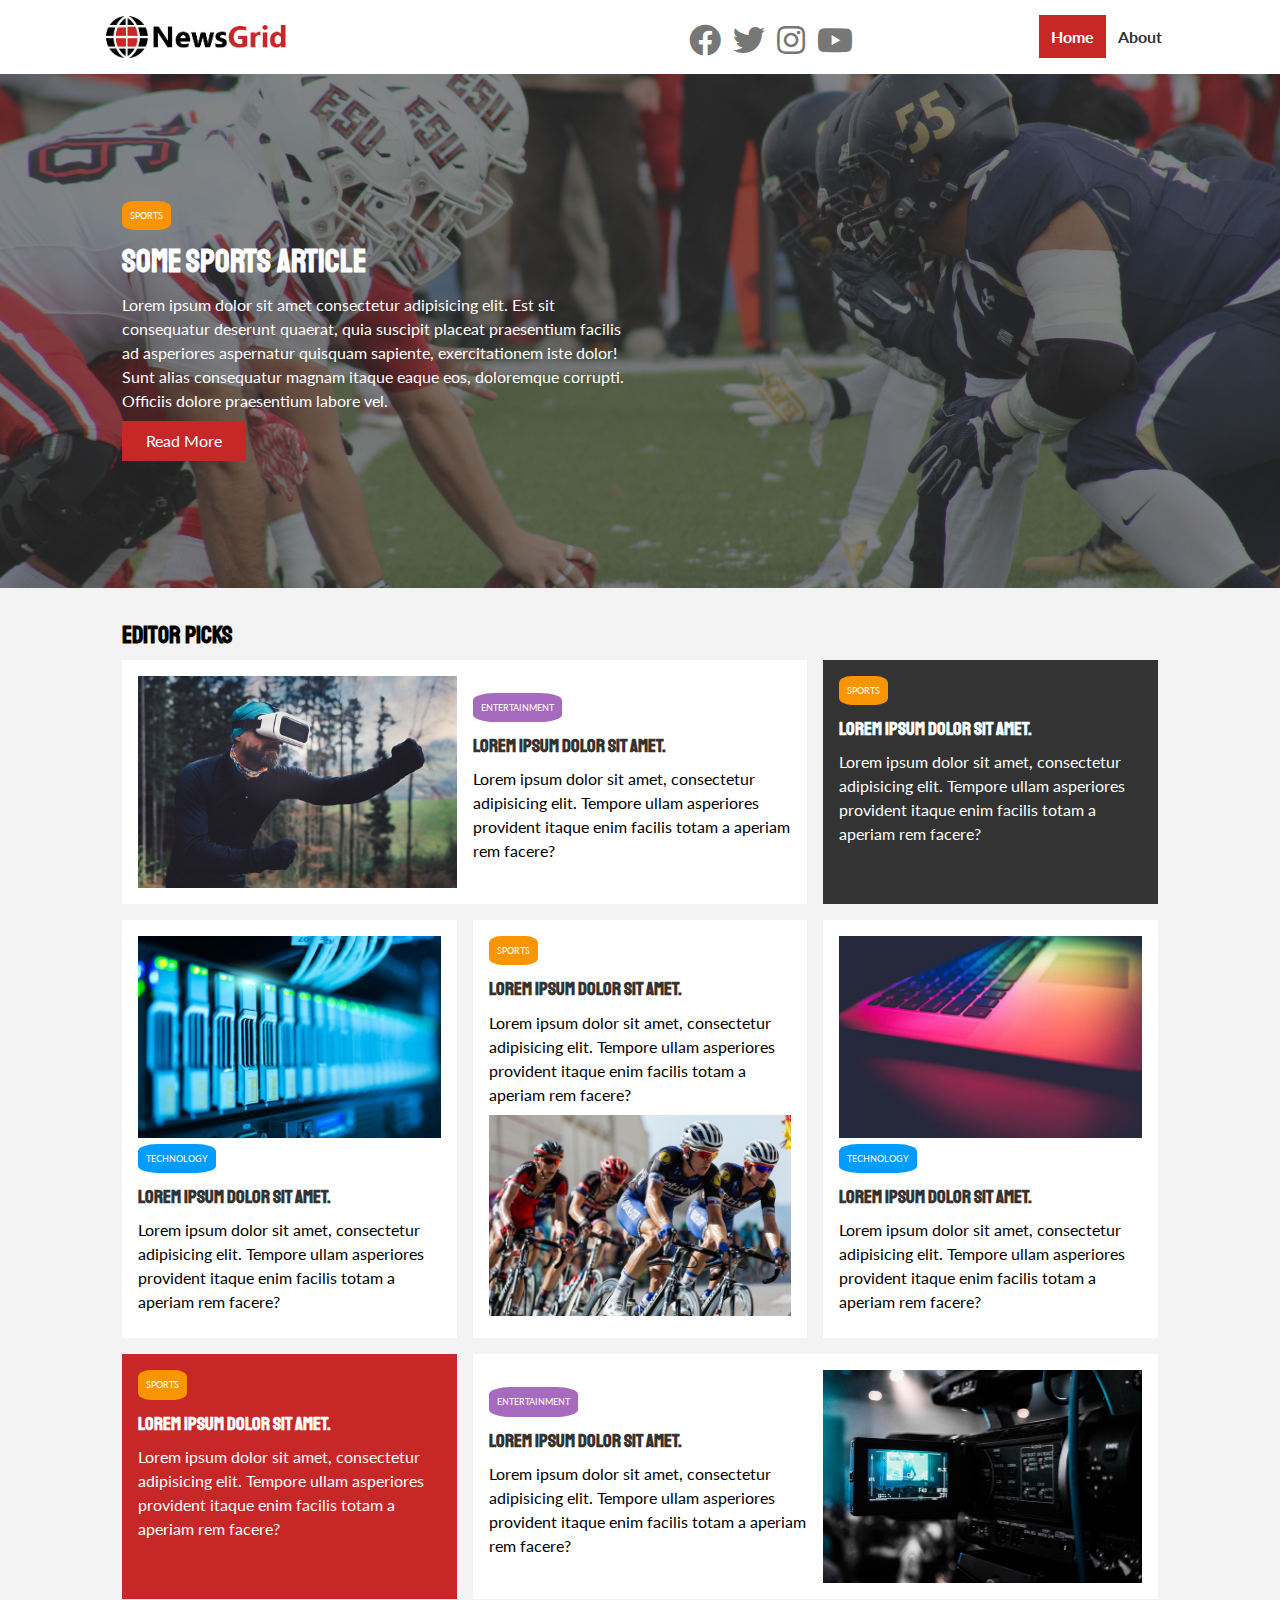
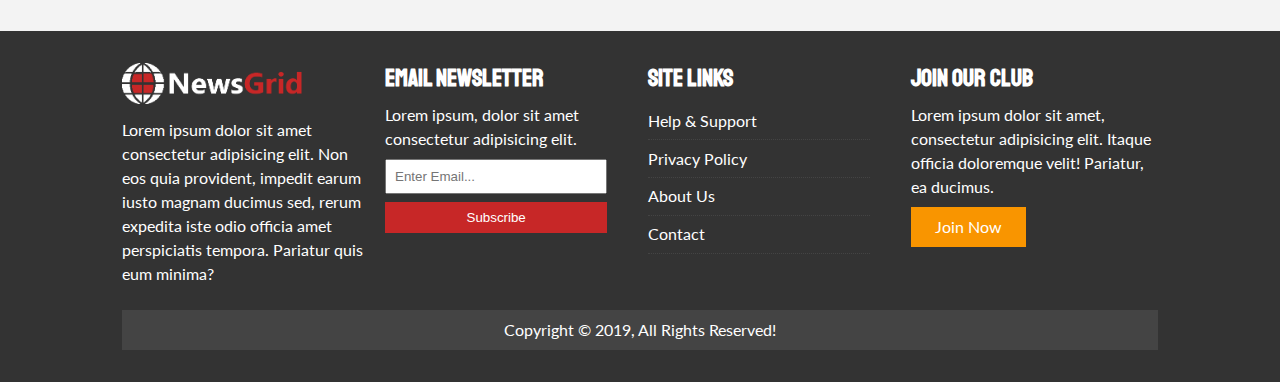
<file: index.html>
<!DOCTYPE html>
<html lang="en">
<head>
    <meta charset="UTF-8">
    <meta name="viewport" content="width=device-width, initial-scale=1.0">
    <title>NewsGrid | All The Latest News</title>
    <link rel="shortcut icon" type="image/x-icon" href="./images/favicon.ico">
    <link rel="preconnect" href="https://fonts.gstatic.com">
<link href="https://fonts.googleapis.com/css2?family=Lato&family=Staatliches&display=swap" rel="stylesheet">
    <link rel="stylesheet" href="https://cdnjs.cloudflare.com/ajax/libs/font-awesome/5.15.1/css/all.min.css" />
    <link rel="stylesheet" href="./css/styles.css">
    <link rel="stylesheet" media="screen and (max-width:768px)" href="./css/mobile.css">
</head>
<body>
    <header id="main-nav">
        <div class="container">
            <img src="./images/logo.png" alt="NewsGrid" class="logo">
        <div class="social">
            <a href="#" target="_blank"><i class="fab fa-facebook fa-2x"></i></a>
            <a href="#" target="_blank"><i class="fab fa-twitter fa-2x"></i></a>
            <a href="#" target="_blank"><i class="fab fa-instagram fa-2x"></i></a>
            <a href="#" target="_blank"><i class="fab fa-youtube fa-2x"></i></a>
        </div>
        <ul>
            <li><a href="./index.html" class="current">Home</a></li>
            <li><a href="./about.html">About</a></li>
        </ul>
        </div>
    </header>

    <!-- Showcase -->
    <header id="showcase">
        <div class="container">
            <div class="showcase-container">
                <div class="showcase-content">
                    <div class="category category-sports">Sports</div>
                    <h1>Some Sports Article</h1>
                    <p>Lorem ipsum dolor sit amet consectetur adipisicing elit. Est sit consequatur deserunt quaerat, quia suscipit placeat praesentium facilis ad asperiores aspernatur quisquam sapiente, exercitationem iste dolor! Sunt alias consequatur magnam itaque eaque eos, doloremque corrupti. Officiis dolore praesentium labore vel.</p>
                    <a href="#" class="btn btn-primary">Read More</a>
                </div>
            </div>
        </div>
    </header>

    <!-- Home Articles -->
    <section id="home-articles" class="py-2">
        <div class="container">
            <h2>Editor Picks</h2>
            <div class="articles-container">
                <!-- First Article -->
                <article class="card">
                    <img src="./images/articles/ent1.jpg" alt="">
                    <div>
                        <div class="category category-ent">Entertainment</div>
                        <h3><a href="./article.html">Lorem ipsum dolor sit amet.</a></h3>
                        <p>Lorem ipsum dolor sit amet, consectetur adipisicing elit. Tempore ullam asperiores provident itaque enim facilis totam a aperiam rem facere?</p>
                    </div>
                </article>

                <!-- Second Article -->
                <article class="card bg-dark">
                        <div class="category category-sports">Sports</div>
                        <h3><a href="./article.html">Lorem ipsum dolor sit amet.</a></h3>
                        <p>Lorem ipsum dolor sit amet, consectetur adipisicing elit. Tempore ullam asperiores provident itaque enim facilis totam a aperiam rem facere?</p>
                </article>

                <!-- Third Article -->
                <article class="card">
                    <img src="./images/articles/tech1.jpg" alt="">
                        <div class="category category-tech">Technology</div>
                        <h3><a href="./article.html">Lorem ipsum dolor sit amet.</a></h3>
                        <p>Lorem ipsum dolor sit amet, consectetur adipisicing elit. Tempore ullam asperiores provident itaque enim facilis totam a aperiam rem facere?</p>
                </article>

                <!-- Fourth Article -->
                <article class="card">
                    <div class="category category-sports">Sports</div>
                    <h3><a href="./article.html">Lorem ipsum dolor sit amet.</a></h3>
                    <p>Lorem ipsum dolor sit amet, consectetur adipisicing elit. Tempore ullam asperiores provident itaque enim facilis totam a aperiam rem facere?</p>
                    <img src="./images/articles/sports1.jpg" alt="">
                </article>

                <!-- Fifth Article -->
                <article class="card">
                    <img src="./images/articles/tech2.jpg" alt="">
                        <div class="category category-tech">Technology</div>
                        <h3><a href="./article.html">Lorem ipsum dolor sit amet.</a></h3>
                        <p>Lorem ipsum dolor sit amet, consectetur adipisicing elit. Tempore ullam asperiores provident itaque enim facilis totam a aperiam rem facere?</p>
                </article>

                <!-- Sixth Article -->
                <article class="card bg-primary">
                    <div class="category category-sports">Sports</div>
                    <h3><a href="./article.html">Lorem ipsum dolor sit amet.</a></h3>
                    <p>Lorem ipsum dolor sit amet, consectetur adipisicing elit. Tempore ullam asperiores provident itaque enim facilis totam a aperiam rem facere?</p>
            </article>

            <!-- Seventh Article -->
            <article class="card">
                <div>
                    <div class="category category-ent">Entertainment</div>
                    <h3><a href="./article.html">Lorem ipsum dolor sit amet.</a></h3>
                    <p>Lorem ipsum dolor sit amet, consectetur adipisicing elit. Tempore ullam asperiores provident itaque enim facilis totam a aperiam rem facere?</p>
                </div>
                <img src="./images/articles/ent2.jpg" alt="">
            </article>

                
            </div>
        </div>

    </section>
    <footer id="main-footer" class="bg-dark py-2">
        <div class="container footer-container">
            <!-- First column -->
            <div>
            <img src="./images/logo_light.png" alt="NewsGrid">
            <p>Lorem ipsum dolor sit amet consectetur adipisicing elit. Non eos quia provident, impedit earum iusto magnam ducimus sed, rerum expedita iste odio officia amet perspiciatis tempora. Pariatur quis eum minima?</p>
            </div>

            <!-- Second column -->
            <div>
                <h2>Email Newsletter</h2>
                <p>Lorem ipsum, dolor sit amet consectetur adipisicing elit.</p>
                <form method="POST" data-netlify="true" name="contact">
                    <input type="email" name="email" placeholder="Enter Email...">
                    <input type="submit" name="submit" value="Subscribe" class="btn btn-block btn-primary">
                </form>
                </div>

                 <!-- Third column -->
            <div>
                <h2>Site Links</h2>
                <ul class="list">
                    <li><a href="#">Help & Support</a></li>
                    <li><a href="#">Privacy Policy</a></li>
                    <li><a href="#">About Us</a></li>
                    <li><a href="#">Contact</a></li>
                </ul>
                </div>

                   <!-- Fourth column -->
            <div>
                <h2>Join Our Club</h2>
                <p>Lorem ipsum dolor sit amet, consectetur adipisicing elit. Itaque officia doloremque velit! Pariatur, ea ducimus.</p>
                <a href="#" class="btn btn-secondary">Join Now</a>
                </div>

                   <!-- Fifth column -->
            <div>
                <p>Copyright &copy; 2019, All Rights Reserved!</p>
                </div>
        </div>
    </footer>
</body>
</html>
</file>
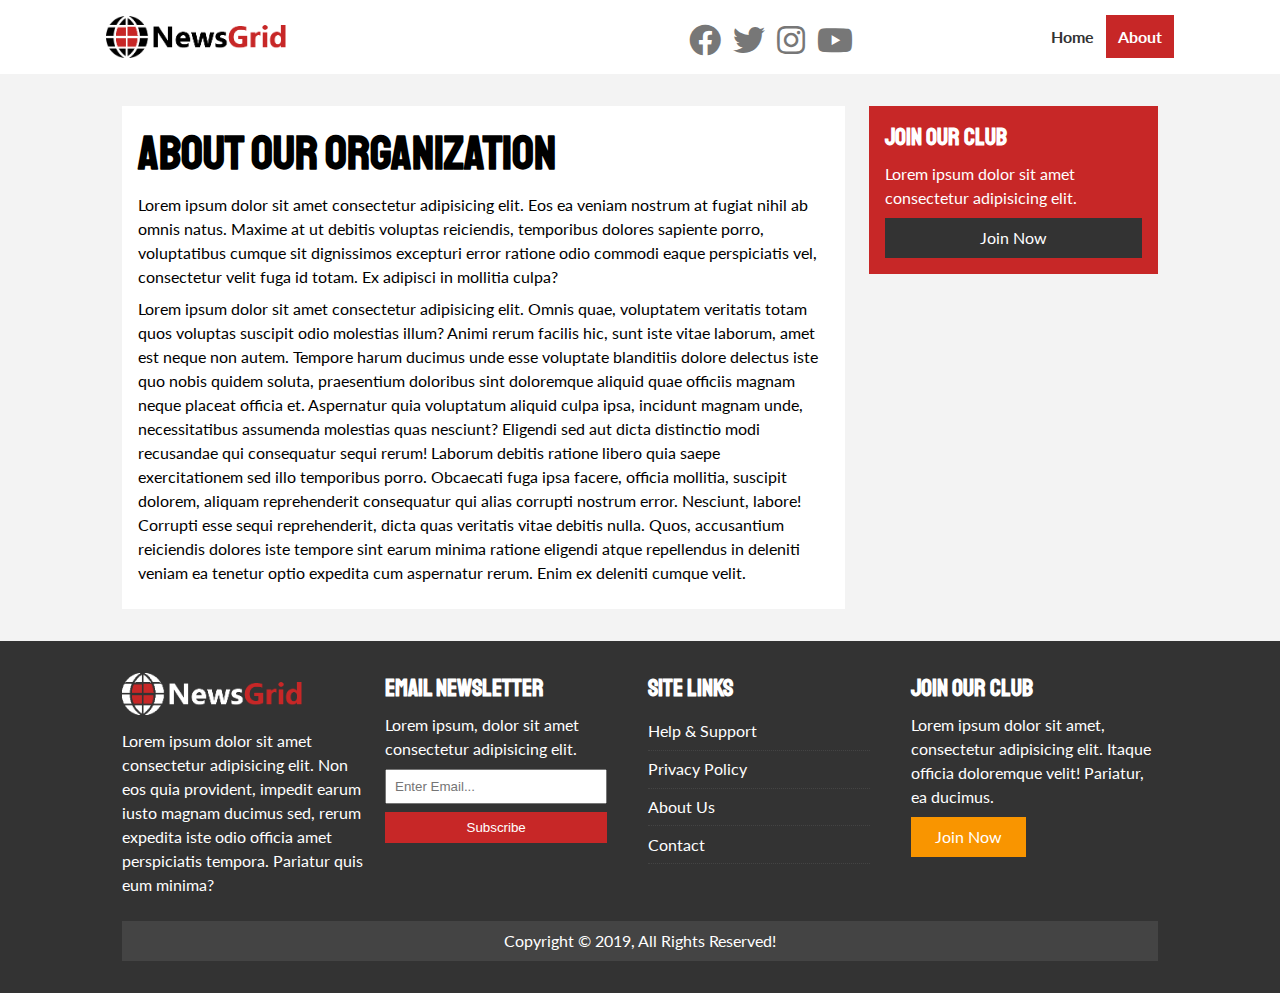
<file: about.html>
<!DOCTYPE html>
<html lang="en">
<head>
    <meta charset="UTF-8">
    <meta name="viewport" content="width=device-width, initial-scale=1.0">
    <title>NewsGrid | All The Latest News</title>
    <link rel="shortcut icon" type="image/x-icon" href="./images/favicon.ico">
    <link rel="preconnect" href="https://fonts.gstatic.com">
<link href="https://fonts.googleapis.com/css2?family=Lato&family=Staatliches&display=swap" rel="stylesheet">
    <link rel="stylesheet" href="https://cdnjs.cloudflare.com/ajax/libs/font-awesome/5.15.1/css/all.min.css" />
    <link rel="stylesheet" href="./css/styles.css">
    <link rel="stylesheet" media="screen and (max-width:768px)" href="./css/mobile.css">
</head>
<body>
    <header id="main-nav">
        <div class="container">
            <img src="./images/logo.png" alt="NewsGrid" class="logo">
        <div class="social">
            <a href="#" target="_blank"><i class="fab fa-facebook fa-2x"></i></a>
            <a href="#" target="_blank"><i class="fab fa-twitter fa-2x"></i></a>
            <a href="#" target="_blank"><i class="fab fa-instagram fa-2x"></i></a>
            <a href="#" target="_blank"><i class="fab fa-youtube fa-2x"></i></a>
        </div>
        <ul>
            <li><a href="./index.html">Home</a></li>
            <li><a href="./about.html" class="current">About</a></li>
        </ul>
        </div>
    </header>

    <section id="about">
        <div class="container">
            <div class="page-container">
                <article id="about" class="card">
                    <h2 class="l-heading">About Our Organization</h2>
                    <p>Lorem ipsum dolor sit amet consectetur adipisicing elit. Eos ea veniam nostrum at fugiat nihil ab omnis natus. Maxime at ut debitis voluptas reiciendis, temporibus dolores sapiente porro, voluptatibus cumque sit dignissimos excepturi error ratione odio commodi eaque perspiciatis vel, consectetur velit fuga id totam. Ex adipisci in mollitia culpa?</p>
                    <p>Lorem ipsum dolor sit amet consectetur adipisicing elit. Omnis quae, voluptatem veritatis totam quos voluptas suscipit odio molestias illum? Animi rerum facilis hic, sunt iste vitae laborum, amet est neque non autem. Tempore harum ducimus unde esse voluptate blanditiis dolore delectus iste quo nobis quidem soluta, praesentium doloribus sint doloremque aliquid quae officiis magnam neque placeat officia et. Aspernatur quia voluptatum aliquid culpa ipsa, incidunt magnam unde, necessitatibus assumenda molestias quas nesciunt? Eligendi sed aut dicta distinctio modi recusandae qui consequatur sequi rerum! Laborum debitis ratione libero quia saepe exercitationem sed illo temporibus porro. Obcaecati fuga ipsa facere, officia mollitia, suscipit dolorem, aliquam reprehenderit consequatur qui alias corrupti nostrum error. Nesciunt, labore! Corrupti esse sequi reprehenderit, dicta quas veritatis vitae debitis nulla. Quos, accusantium reiciendis dolores iste tempore sint earum minima ratione eligendi atque repellendus in deleniti veniam ea tenetur optio expedita cum aspernatur rerum. Enim ex deleniti cumque velit.</p>
                </article>
                <aside id="aside" class="card bg-primary">
                    <h2>Join Our Club</h2>
                    <p>Lorem ipsum dolor sit amet consectetur adipisicing elit.</p>
                    <a href="" class="btn btn-block btn-dark">Join Now</a>
                </aside>
            </div>
        </div>
    </section>

    

    </section>
    <footer id="main-footer" class="bg-dark py-2">
        <div class="container footer-container">
            <!-- First column -->
            <div>
            <img src="./images/logo_light.png" alt="NewsGrid">
            <p>Lorem ipsum dolor sit amet consectetur adipisicing elit. Non eos quia provident, impedit earum iusto magnam ducimus sed, rerum expedita iste odio officia amet perspiciatis tempora. Pariatur quis eum minima?</p>
            </div>

            <!-- Second column -->
            <div>
                <h2>Email Newsletter</h2>
                <p>Lorem ipsum, dolor sit amet consectetur adipisicing elit.</p>
                <form method="POST" data-netlify="true" name="contact">
                    <input type="email" name="email" placeholder="Enter Email...">
                    <input type="submit" name="submit" value="Subscribe" class="btn btn-block btn-primary">
                </form>
                </div>

                 <!-- Third column -->
            <div>
                <h2>Site Links</h2>
                <ul class="list">
                    <li><a href="#">Help & Support</a></li>
                    <li><a href="#">Privacy Policy</a></li>
                    <li><a href="#">About Us</a></li>
                    <li><a href="#">Contact</a></li>
                </ul>
                </div>

                   <!-- Fourth column -->
            <div>
                <h2>Join Our Club</h2>
                <p>Lorem ipsum dolor sit amet, consectetur adipisicing elit. Itaque officia doloremque velit! Pariatur, ea ducimus.</p>
                <a href="#" class="btn btn-secondary">Join Now</a>
                </div>

                   <!-- Fifth column -->
            <div>
                <p>Copyright &copy; 2019, All Rights Reserved!</p>
                </div>
        </div>
    </footer>
</body>
</html>
</file>
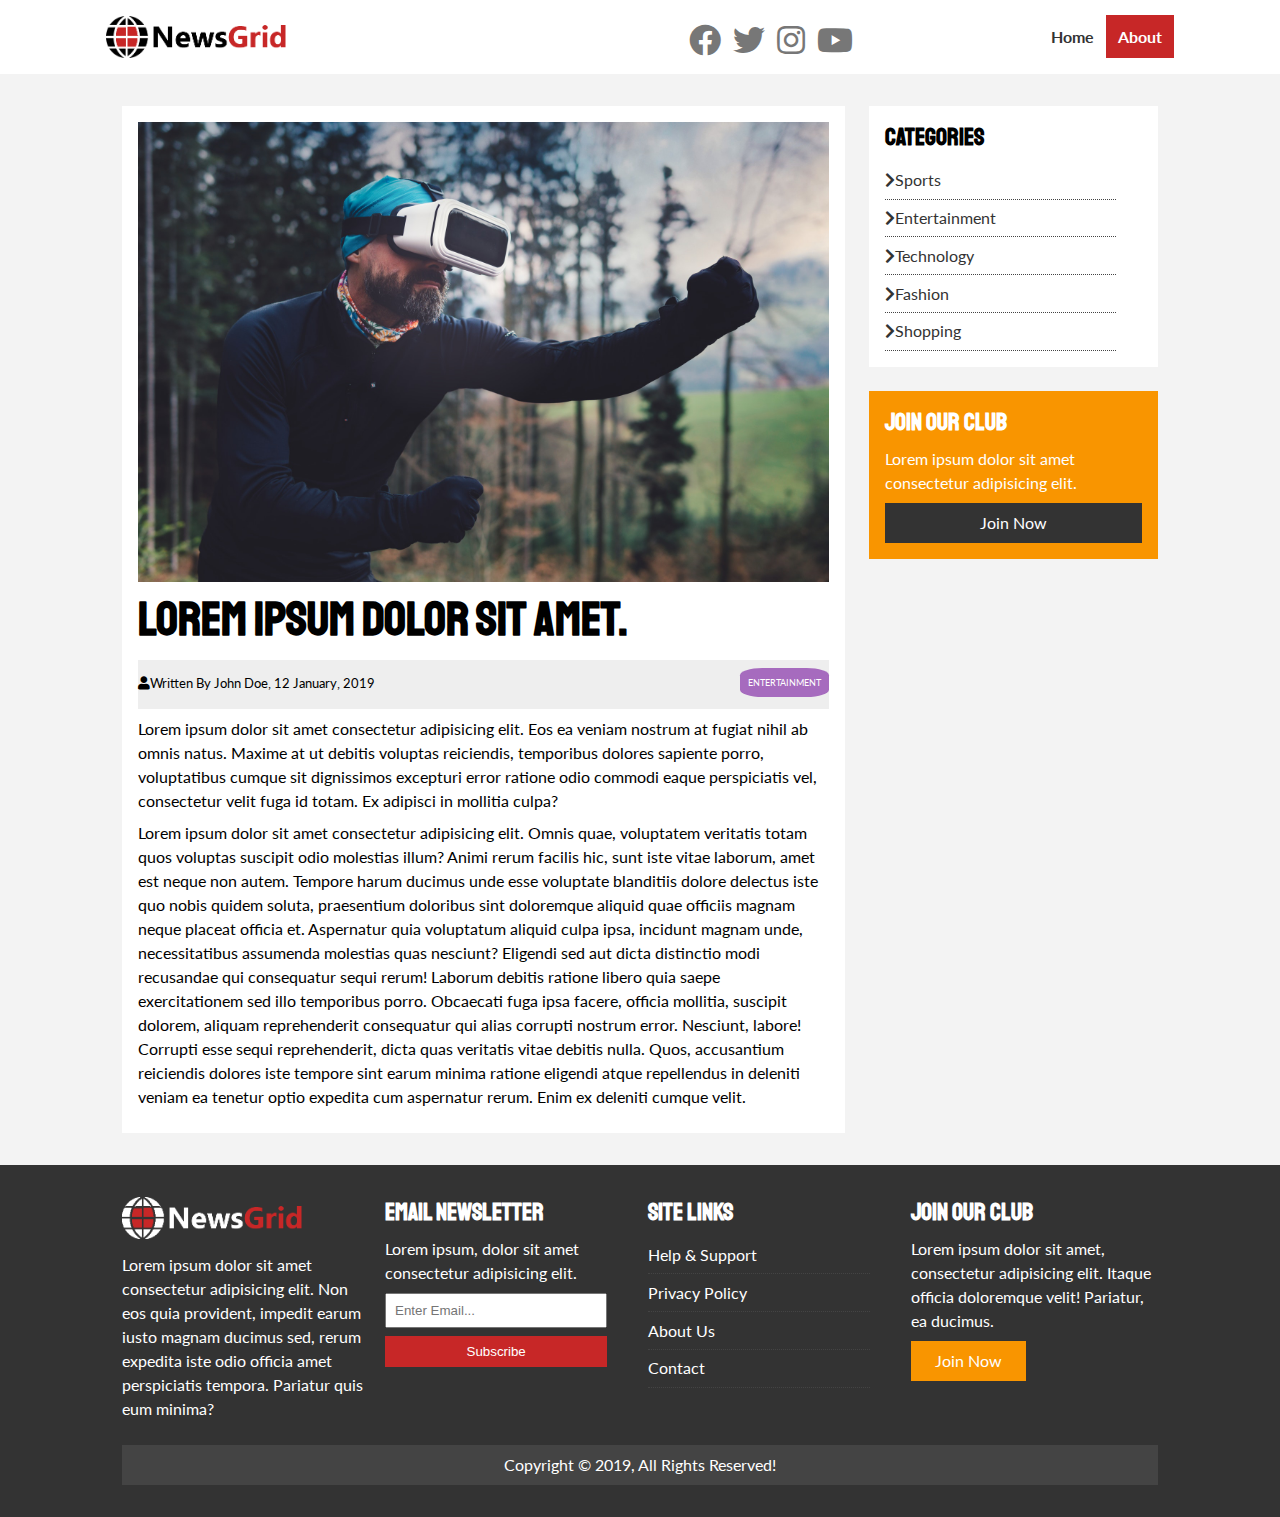
<file: article.html>
<!DOCTYPE html>
<html lang="en">
<head>
    <meta charset="UTF-8">
    <meta name="viewport" content="width=device-width, initial-scale=1.0">
    <title>NewsGrid | All The Latest News</title>
    <link rel="shortcut icon" type="image/x-icon" href="./images/favicon.ico">
    <link rel="preconnect" href="https://fonts.gstatic.com">
<link href="https://fonts.googleapis.com/css2?family=Lato&family=Staatliches&display=swap" rel="stylesheet">
    <link rel="stylesheet" href="https://cdnjs.cloudflare.com/ajax/libs/font-awesome/5.15.1/css/all.min.css" />
    <link rel="stylesheet" href="./css/styles.css">
    <link rel="stylesheet" media="screen and (max-width:768px)" href="./css/mobile.css">
</head>
<body>
    <header id="main-nav">
        <div class="container">
            <img src="./images/logo.png" alt="NewsGrid" class="logo">
        <div class="social">
            <a href="#" target="_blank"><i class="fab fa-facebook fa-2x"></i></a>
            <a href="#" target="_blank"><i class="fab fa-twitter fa-2x"></i></a>
            <a href="#" target="_blank"><i class="fab fa-instagram fa-2x"></i></a>
            <a href="#" target="_blank"><i class="fab fa-youtube fa-2x"></i></a>
        </div>
        <ul>
            <li><a href="#">Home</a></li>
            <li><a href="#" class="current">About</a></li>
        </ul>
        </div>
    </header>

    <section id="about">
        <div class="container">
            <div class="page-container">
                <article id="about" class="card">
                    <img src="./images/articles/ent1.jpg" alt="">
                    <h2 class="l-heading">Lorem ipsum dolor sit amet.</h2>
                    <div class="meta">
                       <small>
                        <i class="fas fa-user"></i>Written By John Doe, 12 January, 2019
                       </small>
                        <div class="category category-ent">Entertainment</div>
                    </div>
                    <p>Lorem ipsum dolor sit amet consectetur adipisicing elit. Eos ea veniam nostrum at fugiat nihil ab omnis natus. Maxime at ut debitis voluptas reiciendis, temporibus dolores sapiente porro, voluptatibus cumque sit dignissimos excepturi error ratione odio commodi eaque perspiciatis vel, consectetur velit fuga id totam. Ex adipisci in mollitia culpa?</p>
                    <p>Lorem ipsum dolor sit amet consectetur adipisicing elit. Omnis quae, voluptatem veritatis totam quos voluptas suscipit odio molestias illum? Animi rerum facilis hic, sunt iste vitae laborum, amet est neque non autem. Tempore harum ducimus unde esse voluptate blanditiis dolore delectus iste quo nobis quidem soluta, praesentium doloribus sint doloremque aliquid quae officiis magnam neque placeat officia et. Aspernatur quia voluptatum aliquid culpa ipsa, incidunt magnam unde, necessitatibus assumenda molestias quas nesciunt? Eligendi sed aut dicta distinctio modi recusandae qui consequatur sequi rerum! Laborum debitis ratione libero quia saepe exercitationem sed illo temporibus porro. Obcaecati fuga ipsa facere, officia mollitia, suscipit dolorem, aliquam reprehenderit consequatur qui alias corrupti nostrum error. Nesciunt, labore! Corrupti esse sequi reprehenderit, dicta quas veritatis vitae debitis nulla. Quos, accusantium reiciendis dolores iste tempore sint earum minima ratione eligendi atque repellendus in deleniti veniam ea tenetur optio expedita cum aspernatur rerum. Enim ex deleniti cumque velit.</p>
                </article>

                <aside id="categories" class="card">
                    <h2>Categories</h2>
                    <ul class="list">
                        <li><a href="#"><i class="fas fa-chevron-right"></i>Sports</a></li>
                        <li><a href="#"><i class="fas fa-chevron-right"></i>Entertainment</a></li>
                        <li><a href="#"><i class="fas fa-chevron-right"></i>Technology</a></li>
                        <li><a href="#"><i class="fas fa-chevron-right"></i>Fashion</a></li>
                        <li><a href="#"><i class="fas fa-chevron-right"></i>Shopping</a></li>
                    </ul>
                </aside>

                <aside id="aside" class="card bg-secondary">
                    <h2>Join Our Club</h2>
                    <p>Lorem ipsum dolor sit amet consectetur adipisicing elit.</p>
                    <a href="" class="btn btn-block btn-dark">Join Now</a>
                </aside>
            </div>
        </div>
    </section>

    

    </section>
    <footer id="main-footer" class="bg-dark py-2">
        <div class="container footer-container">
            <!-- First column -->
            <div>
            <img src="./images/logo_light.png" alt="NewsGrid">
            <p>Lorem ipsum dolor sit amet consectetur adipisicing elit. Non eos quia provident, impedit earum iusto magnam ducimus sed, rerum expedita iste odio officia amet perspiciatis tempora. Pariatur quis eum minima?</p>
            </div>

            <!-- Second column -->
            <div>
                <h2>Email Newsletter</h2>
                <p>Lorem ipsum, dolor sit amet consectetur adipisicing elit.</p>
                <form method="POST" data-netlify="true" name="contact">
                    <input type="email" name="email" placeholder="Enter Email...">
                    <input type="submit" name="submit" value="Subscribe" class="btn btn-block btn-primary">
                </form>
                </div>

                 <!-- Third column -->
            <div>
                <h2>Site Links</h2>
                <ul class="list">
                    <li><a href="#">Help & Support</a></li>
                    <li><a href="#">Privacy Policy</a></li>
                    <li><a href="#">About Us</a></li>
                    <li><a href="#">Contact</a></li>
                </ul>
                </div>

                   <!-- Fourth column -->
            <div>
                <h2>Join Our Club</h2>
                <p>Lorem ipsum dolor sit amet, consectetur adipisicing elit. Itaque officia doloremque velit! Pariatur, ea ducimus.</p>
                <a href="#" class="btn btn-secondary">Join Now</a>
                </div>

                   <!-- Fifth column -->
            <div>
                <p>Copyright &copy; 2019, All Rights Reserved!</p>
                </div>
        </div>
    </footer>
</body>
</html>
</file>
<file: css/styles.css>
:root{
    --primary-color: #c72727;;
    --secondary-color: #f99500;;
    --max-width: 1100px;
    --light-color: #f3f3f3;
    --dark-color:#333;
}

.category{
    --sports-color:#f99500;
    --ent-color: #a66bbe;
    --tech-color: #009cff;
}

*{
    margin:0;
    padding:0;
    box-sizing: border-box;
}

body{
    font-family: 'Lato',sans-serif;
    line-height: 1.5;
    background:var(--light-color);
}

a{
    color:var(--dark-color);
    text-decoration: none;
}

ul{
    list-style: none;
}

p{margin: .5rem 0;}

img{width: 100%;}

h1,h2,h3,h4,h5,h6{
    font-family: 'Staatliches',cursive;
    margin-bottom: 0.55rem;
    line-height: 1.3;
}

/* Utility */
.container{
    max-width: var(--max-width);
    margin:auto;
    padding: 0 2rem;
    overflow: hidden;
}

.btn{
    display: inline-block;
    color:#fff;
    padding:0.5rem 1.5rem;
    cursor: pointer;
    border: none;
}

.btn-primary{background-color: var(--primary-color);}
.btn-secondary{background-color: var(--secondary-color);}
.btn-light{background-color: var(--light-color);}
.btn-dark{background-color: var(--dark-color);}

.l-heading{font-size: 3rem;}

.category{
    color:#fff;
    text-transform: uppercase;
    font-size: 0.55rem;
    display: inline-block;
    border-radius: 25%;
    padding:0.5rem;
    margin-bottom:0.75rem;
}

.category-sports{background: var(--sports-color);}
.category-tech{background: var(--tech-color);}
.category-ent{background: var(--ent-color);}

.card{
    background: #fff;
    padding:1rem;
}

.bg-dark{
    background: var(--dark-color);
    color:#fff;
}

.bg-primary{
    background: var(--primary-color);
    color:#fff;
}
.bg-secondary{
    background: var(--secondary-color);
    color:#fff;
}

.py-1{padding: 1.5rem 0;}
.py-2{padding: 2rem 0;}
.py-3{padding: 3rem 0;}
.p-1{padding: 1.5rem;}
.p-2{padding: 2rem;}
.p-3{padding: 3rem;}

.bg-dark h1,.bg-dark h2,.bg-dark h3,.bg-dark a,
.bg-primary h1,.bg-primary h2,.bg-primary h3,.bg-primary a,
.bg-secondary h1,.bg-secondary h2,.bg-secondary h3,.bg-secondary a{
    color:#fff;
}

.btn-block{
    display:block;
    width: 100%;
    padding:0.5rem;
}

.list li{
    width: 90%;
    border-bottom: 1px dotted #444;
    padding:.4rem 0;
}


#main-nav{
    background: #fff;
    position: sticky;
    top:0;
    z-index: 2;
}

#main-nav .container{
    display: grid;
    grid-template-columns: 6fr 3fr 2fr;
    align-items: center;
    padding: 1rem;
}
#main-nav .logo{
    width: 180px;
}

#main-nav ul{
    display: flex;
    justify-self: end;
}

#main-nav ul li a{
    padding:0.75rem;
    font-weight: bold;
}

#main-nav ul li a.current{
    background: var(--primary-color);
    color:#fff;
}

#main-nav ul li a:hover{
    background: var(--light-color);
    color:var(--dark-color);
}

#main-nav .social{align-self: end;}

#main-nav .social  i{
    color:#777;
    margin-right: 0.5rem;
}

/* Showcase */
#showcase{
    color:#fff;
    background:var(--dark-color);
    padding:2rem;
    position:relative;
}

#showcase:before{
    content: '';
    background: url('../images/featured.jpg') no-repeat center center/cover;
    position: absolute;
    top:0;
    left:0;
    width: 100%;
    height: 100%;
    opacity: 0.4;
}

#showcase .showcase-container{
    display: grid;
    grid-template-columns: repeat(2,1fr);
    justify-content: center;
    align-items: center;
    height: 50vh;
}

#showcase .showcase-content{
    z-index: 1;
}

/* Home Articles */
#home-articles .articles-container{
    display: grid;
    grid-template-columns: repeat(3,1fr);
    gap:1rem;
}

/* Target first article */
#home-articles .articles-container > *:first-child,
#home-articles .articles-container > *:last-child{
    display: grid;
    grid-template-columns: repeat(2,1fr);
    gap: 1rem;
    grid-column: 1/span 2;
    align-items: center;
}

#home-articles .articles-container > *:last-child{
    grid-column: 2/span 2;
}

/* Footer */
#main-footer .footer-container{
    display: grid;
    grid-template-columns: repeat(4,1fr);
    gap:1rem;
}

#main-footer img{
    width:180px;
}

#main-footer .footer-container > *:last-child{
    grid-column: 1/span 4;
    text-align: center;
    background: #444;
}

#main-footer input[type="email"]{
    width:90%;
    padding:0.5rem;
    margin-bottom: 0.5rem;
}

#main-footer input[type="submit"]{
    width: 90%;
}

/* About Styles */
#about .page-container{
    display: grid;
    grid-template-columns: 5fr 2fr;
    gap: 1.5rem;
}

#about .page-container >*:first-child{
    grid-row: 1/span 3;
}

#aside a{text-align: center;}

.page-container{margin:2rem 0;}

/* Article */
.meta{
    display: flex;
    justify-content: space-between;
    background: #eee;
    align-items: center;
}

.meta>*:last-child{
    margin-top: 0.5rem;
}
</file>
<file: css/mobile.css>
#main-nav .social{display: none;}
#main-nav .container{
    grid-template-columns: 1fr;
    gap: 1.5rem;
}

#main-nav ul,#main-nav .logo{
    justify-self: center;
}

#main-nav ul li a{
    padding:0.5rem;
}

#showcase .showcase-container{height: auto;}

#home-articles .articles-container{grid-template-columns: repeat(2,1fr);}

#home-articles .articles-container > *:first-child,
#home-articles .articles-container > *:last-child{
    grid-template-columns: 1fr;
    grid-column: 1;
}

#main-footer .footer-container{
    grid-template-columns: 1fr;
}

#main-footer .footer-container > *:last-child{
    grid-column: 1;
}

@media(max-width:600px){
    #showcase .showcase-container,
    #home-articles .articles-container{
        grid-template-columns: 1fr;
    }

    #about .page-container{
        grid-template-columns: 1fr;
    }

    #about .page-container >*:first-child{
        grid-row: 1/span 3;
    }

    .l-heading{font-size:2rem;
    text-align: center;}


}
</file>
